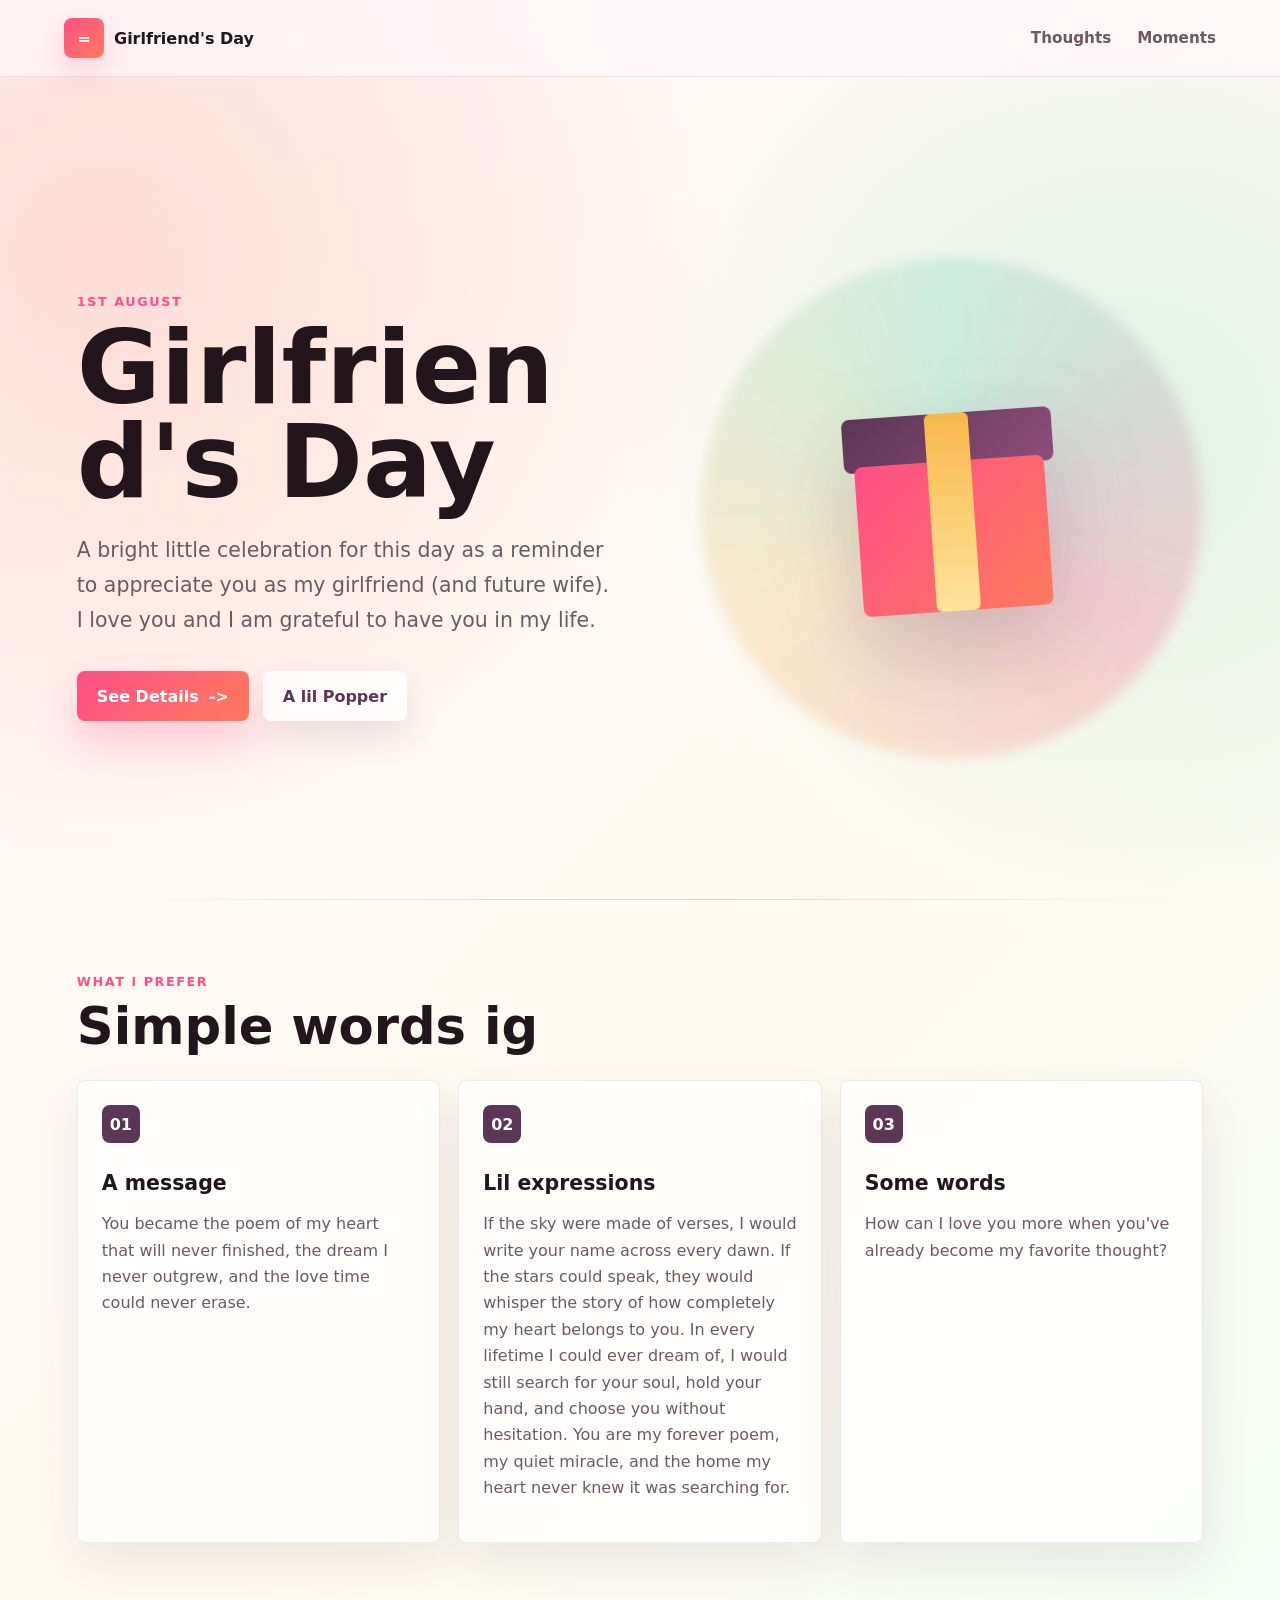
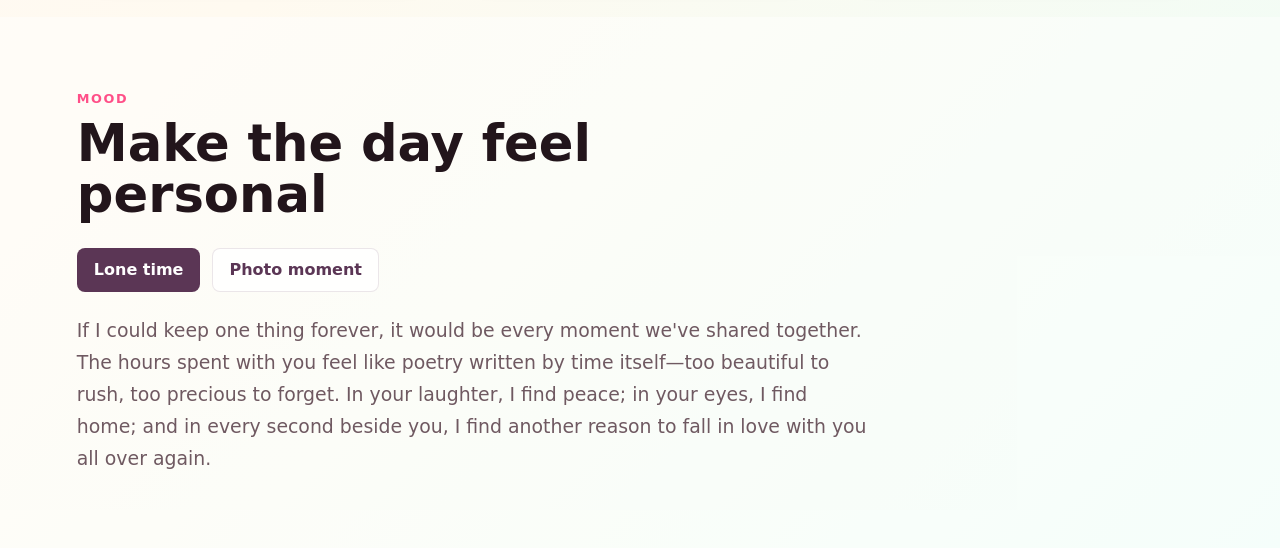
<file: index.html>
<!DOCTYPE html>
<html lang="en">
<head>
  <meta charset="UTF-8">
  <meta name="viewport" content="width=device-width">
  <title>1st August</title>
  <link rel="stylesheet" href="style.css">
</head>
<body>
  <div class="sparkle-layer" aria-hidden="true"></div>

  <header class="topbar">
    <a class="brand" href="index.html" aria-label="Girlfriend's Day home">
      <span class="brand-mark">=</span>
      <span>Girlfriend's Day</span>
    </a>
    <nav class="nav-links" aria-label="Main navigation">
      <a href="#ideas">Thoughts</a>
      <a href="#moments">Moments</a>
    </nav>
  </header>

  <main>
    <section class="hero">
      <div class="hero-copy reveal">
        <p class="eyebrow">1st AUGUST</p>
        <h1>Girlfriend's Day</h1>
        <p class="lead">
          A bright little celebration for this day as a reminder to appreciate you as my girlfriend (and future wife). I love you and I am grateful to have you in my life.
        </p>
        <div class="hero-actions">
          <button class="primary-button" id="openDetails" type="button">
            <span>See Details</span>
            <span class="button-icon" aria-hidden="true">-></span>
          </button>
          <button class="ghost-button" id="sendSparkles" type="button">A lil Popper</button>
        </div>
      </div>

      <div class="interactive-stage reveal" aria-label="Interactive celebration object">
        <button class="gift-box" id="giftBox" type="button" aria-label="Open a surprise note">
          <span class="gift-lid"></span>
          <span class="gift-ribbon"></span>
          <span class="gift-body"></span>
          <span class="gift-glow"></span>
        </button>
        <div class="note-card" id="noteCard">
          <span class="note-title">Tiny note</span>
          <p>Open the details page for the full words after reading this page.</p>
        </div>
      </div>
    </section>

    <section class="content-band" id="ideas">
      <div class="section-heading reveal">
        <p class="eyebrow">What I prefer</p>
        <h2>Simple words ig</h2>
      </div>
      <div class="idea-grid">
        <article class="idea-card reveal">
          <span class="card-number">01</span>
          <h3>A message</h3>
          <p>You became the poem of my heart that will never finished, the dream I never outgrew, and the love time could never erase.</p>
        </article>
        <article class="idea-card reveal">
          <span class="card-number">02</span>
          <h3>Lil expressions</h3>
          <p>If the sky were made of verses, I would write your name across every dawn. If the stars could speak, they would whisper the story of how completely my heart belongs to you. In every lifetime I could ever dream of, I would still search for your soul, hold your hand, and choose you without hesitation. You are my forever poem, my quiet miracle, and the home my heart never knew it was searching for.</p>
        </article>
        <article class="idea-card reveal">
          <span class="card-number">03</span>
          <h3>Some words</h3>
          <p>How can I love you more when you've already become my favorite thought?</p>
        </article>
      </div>
    </section>

    <section class="timeline-section" id="moments">
      <div class="section-heading reveal">
        <p class="eyebrow">Mood</p>
        <h2>Make the day feel personal</h2>
      </div>
      <div class="timeline">
        <button class="memory-chip active" type="button" data-memory="morning">Lone time</button>
        <button class="memory-chip" type="button" data-memory="evening">Photo moment</button>
      </div>
      <p class="memory-output reveal" id="memoryOutput">
        If I could keep one thing forever, it would be every moment we've shared together. The hours spent with you feel like poetry written by time itself—too beautiful to rush, too precious to forget. In your laughter, I find peace; in your eyes, I find home; and in every second beside you, I find another reason to fall in love with you all over again.
      </p>
    </section>
  </main>

  <script src="script.js"></script>
</body>
</html>
</file>
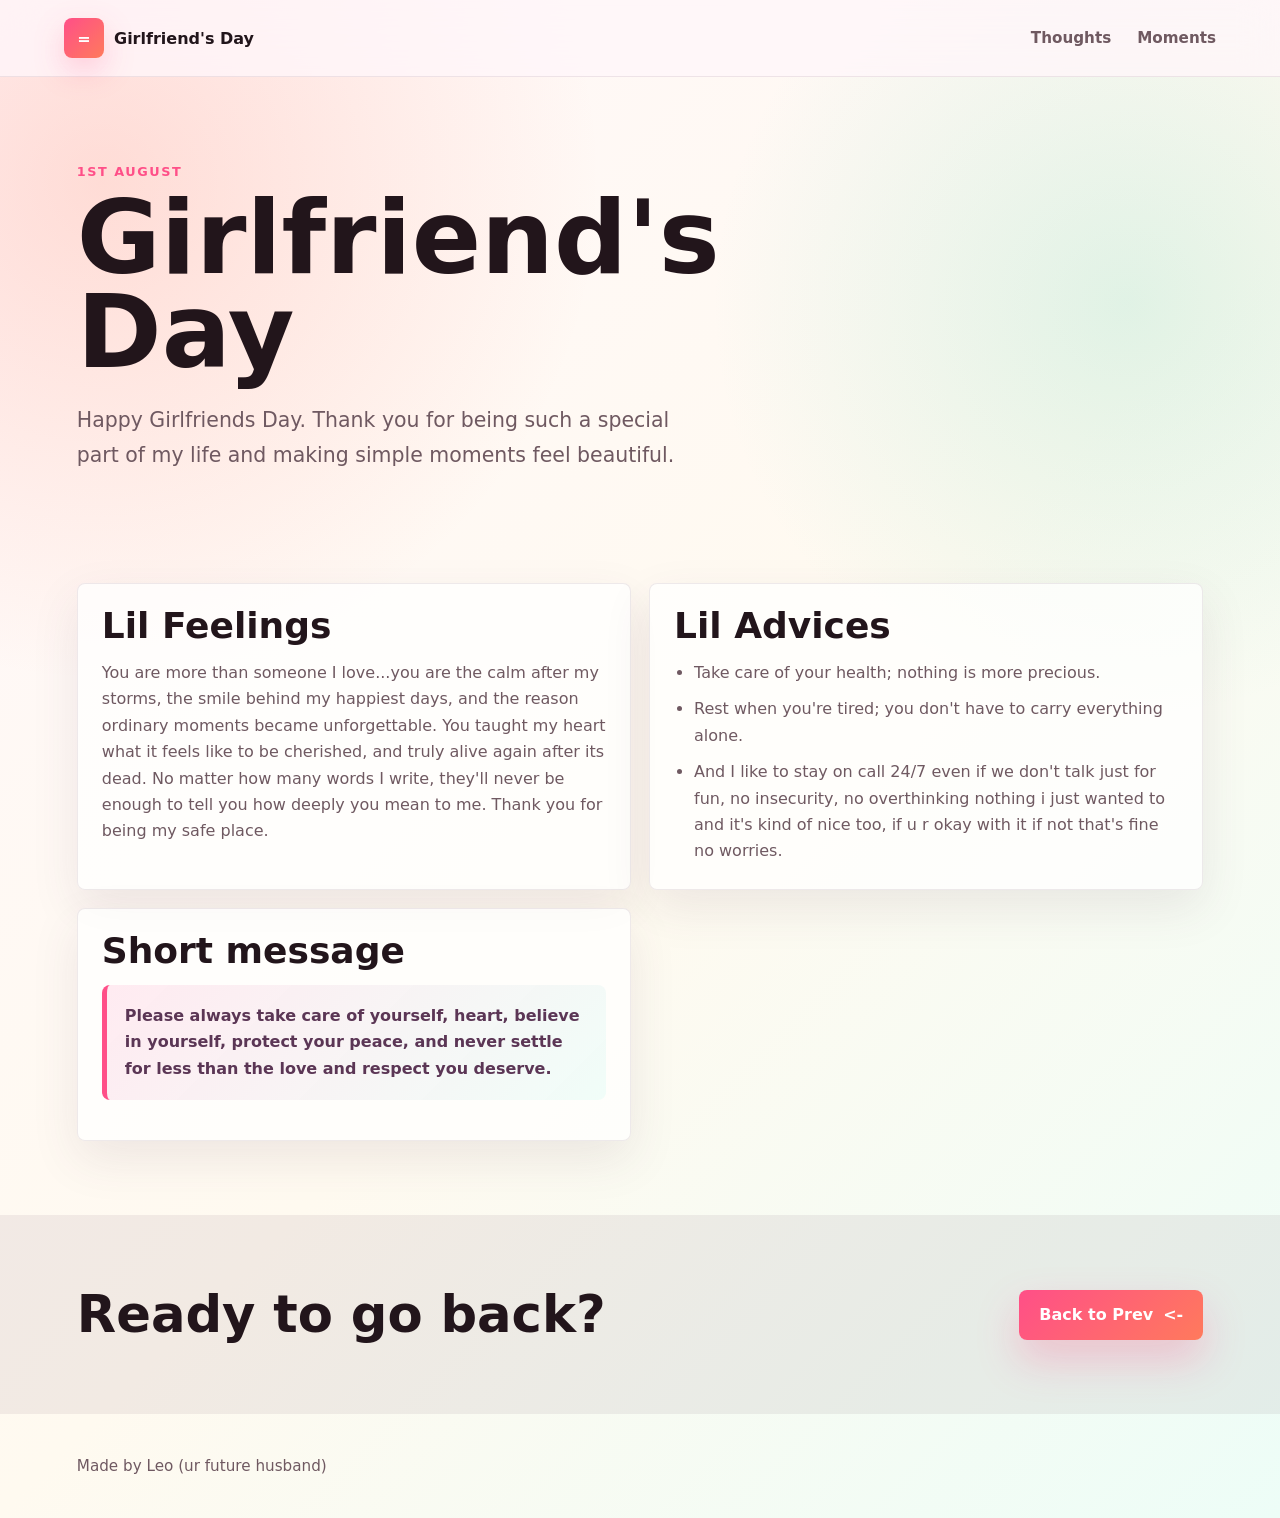
<file: details.html>
<!DOCTYPE html>
<html lang="en">
<head>
  <meta charset="UTF-8">
  <meta name="viewport" content="width=device-width">
  <title>1st August</title>
  <link rel="stylesheet" href="style.css">
</head>
<body class="details-page">
  <div class="sparkle-layer" aria-hidden="true"></div>

  <header class="topbar">
    <a class="brand" href="index.html" aria-label="Girlfriend's Day home">
      <span class="brand-mark">=</span>
      <span>Girlfriend's Day</span>
    </a>
    <nav class="nav-links" aria-label="Main navigation">
      <a href="index.html#ideas">Thoughts</a>
      <a href="index.html#moments">Moments</a>
    </nav>
  </header>

  <main>
    <section class="details-hero">
      <div class="details-panel reveal">
        <p class="eyebrow">1st AUGUST</p>
        <h1>Girlfriend's Day</h1>
        <p class="lead">
          Happy Girlfriends Day. Thank you for being such a special part of my life and making simple moments feel beautiful.
        </p>
      </div>
    </section>

    <section class="detail-layout">
      <article class="detail-block reveal">
        <h2>Lil Feelings</h2>
        <p>
          You are more than someone I love...you are the calm after my storms, the smile behind my happiest days, and the reason ordinary moments became unforgettable. You taught my heart what it feels like to be cherished, and truly alive again after its dead. No matter how many words I write, they'll never be enough to tell you how deeply you mean to me. Thank you for being my safe place.
        </p>
      </article>

      <article class="detail-block reveal">
        <h2>Lil Advices</h2>
        <ul class="detail-list">
          <li>Take care of your health; nothing is more precious.</li>
          <li>Rest when you're tired; you don't have to carry everything alone.</li>
          <li>And I like to stay on call 24/7 even if we don't talk just for fun, no insecurity, no overthinking nothing i just wanted to and it's kind of nice too, if u r okay with it if not that's fine no worries.</li>
        </ul>
      </article>

      <article class="detail-block reveal">
        <h2>Short message</h2>
        <p class="quote-box">
          Please always take care of yourself, heart, believe in yourself, protect your peace, and never settle for less than the love and respect you deserve.
        </p>
      </article>
    </section>

    <section class="closing-band reveal">
      <h2>Ready to go back?</h2>
      <button class="primary-button" id="backHome" type="button">
        <span>Back to Prev</span>
        <span class="button-icon" aria-hidden="true"><-</span>
      </button>
    </section>
  </main>

  <footer class="footer">
    <p>Made by Leo (ur future husband)</p>
  </footer>

  <script src="script.js"></script>
</body>
</html>
</file>
<file: style.css>
:root {
  --bg: #fff7fa;
  --bg-strong: #ffe5ed;
  --ink: #22151b;
  --muted: #6f5961;
  --rose: #ff4f88;
  --coral: #ff7a5c;
  --gold: #f7b84b;
  --mint: #74d7bd;
  --plum: #5b3655;
  --white: #ffffff;
  --shadow: 0 24px 70px rgba(91, 54, 85, 0.18);
  --radius: 8px;
}

* {
  box-sizing: border-box;
}

html {
  scroll-behavior: smooth;
}

body {
  min-height: 100vh;
  margin: 0;
  color: var(--ink);
  font-family: Inter, ui-sans-serif, system-ui, -apple-system, BlinkMacSystemFont, "Segoe UI", sans-serif;
  background:
    radial-gradient(circle at 8% 12%, rgba(255, 122, 92, 0.22), transparent 28%),
    radial-gradient(circle at 88% 20%, rgba(116, 215, 189, 0.22), transparent 25%),
    linear-gradient(135deg, #fff7fa 0%, #fffaf0 54%, #edfdf7 100%);
  overflow-x: hidden;
}

body.is-leaving {
  animation: pageOut 0.42s ease forwards;
}

a {
  color: inherit;
  text-decoration: none;
}

button {
  font: inherit;
}

.sparkle-layer {
  position: fixed;
  inset: 0;
  z-index: 0;
  pointer-events: none;
  overflow: hidden;
}

.sparkle {
  position: absolute;
  width: 8px;
  height: 8px;
  border-radius: 70%;
  background: var(--gold);
  box-shadow: 0 0 20px rgba(247, 184, 75, 0.8);
  animation: sparklePop 3s ease forwards;
}

.topbar {
  position: sticky;
  top: 0;
  z-index: 10;
  display: flex;
  align-items: center;
  justify-content: space-between;
  gap: 18px;
  padding: 18px clamp(18px, 5vw, 70px);
  background: rgba(255, 247, 250, 0.78);
  border-bottom: 1px solid rgba(91, 54, 85, 0.1);
  backdrop-filter: blur(18px);
}

.brand {
  display: inline-flex;
  align-items: center;
  gap: 10px;
  font-weight: 800;
}

.brand-mark {
  display: grid;
  width: 40px;
  height: 40px;
  place-items: center;
  color: var(--white);
  background: linear-gradient(135deg, var(--rose), var(--coral));
  border-radius: var(--radius);
  box-shadow: 0 12px 30px rgba(255, 79, 136, 0.25);
}

.nav-links {
  display: flex;
  align-items: center;
  gap: clamp(10px, 3vw, 26px);
  color: var(--muted);
  font-size: 0.95rem;
  font-weight: 700;
}

.nav-links a {
  position: relative;
}

.nav-links a::after {
  position: absolute;
  right: 0;
  bottom: -7px;
  left: 0;
  height: 2px;
  content: "";
  background: var(--rose);
  transform: scaleX(0);
  transform-origin: center;
  transition: transform 0.25s ease;
}

.nav-links a:hover::after {
  transform: scaleX(1);
}

.hero {
  position: relative;
  z-index: 1;
  display: grid;
  min-height: calc(100vh - 77px);
  grid-template-columns: minmax(0, 1.03fr) minmax(300px, 0.97fr);
  align-items: center;
  gap: clamp(32px, 7vw, 90px);
  padding: clamp(48px, 8vw, 92px) clamp(18px, 6vw, 86px) 54px;
}

.hero::after {
  position: absolute;
  right: clamp(18px, 7vw, 92px);
  bottom: 0;
  left: clamp(18px, 7vw, 92px);
  height: 1px;
  content: "";
  background: linear-gradient(90deg, transparent, rgba(91, 54, 85, 0.22), transparent);
}

.eyebrow {
  margin: 0 0 12px;
  color: var(--rose);
  font-size: 0.8rem;
  font-weight: 900;
  letter-spacing: 0.12em;
  text-transform: uppercase;
}

h1,
h2,
h3,
p {
  overflow-wrap: anywhere;
}

h1,
h2,
h3 {
  margin: 0;
  letter-spacing: 0;
}

h1 {
  max-width: 720px;
  font-size: clamp(3.2rem, 8vw, 7.6rem);
  line-height: 0.92;
}

h2 {
  font-size: clamp(2rem, 4vw, 3.6rem);
  line-height: 1;
}

h3 {
  font-size: 1.28rem;
}

.lead {
  max-width: 620px;
  margin: 24px 0 0;
  color: var(--muted);
  font-size: clamp(1.05rem, 2vw, 1.28rem);
  line-height: 1.7;
}

.hero-actions {
  display: flex;
  flex-wrap: wrap;
  gap: 14px;
  margin-top: 34px;
}

.primary-button,
.ghost-button {
  position: relative;
  display: inline-flex;
  min-height: 50px;
  align-items: center;
  justify-content: center;
  gap: 10px;
  padding: 13px 20px;
  border: 0;
  border-radius: var(--radius);
  cursor: pointer;
  font-weight: 900;
  transition: transform 0.22s ease, box-shadow 0.22s ease, background 0.22s ease;
}

.primary-button {
  color: var(--white);
  background: linear-gradient(135deg, var(--rose), var(--coral));
  box-shadow: 0 20px 42px rgba(255, 79, 136, 0.28);
}

.ghost-button {
  color: var(--plum);
  background: rgba(255, 255, 255, 0.74);
  box-shadow: 0 14px 34px rgba(91, 54, 85, 0.12);
}

.primary-button:hover,
.ghost-button:hover {
  transform: translateY(-3px);
}

.button-icon {
  font-weight: 900;
}

.interactive-stage {
  position: relative;
  display: grid;
  min-height: 520px;
  place-items: center;
}

.interactive-stage::before {
  position: absolute;
  width: min(86vw, 500px);
  aspect-ratio: 1;
  content: "";
  background:
    conic-gradient(from 120deg, rgba(255, 79, 136, 0.24), rgba(247, 184, 75, 0.22), rgba(116, 215, 189, 0.28), rgba(255, 79, 136, 0.24));
  border-radius: 50%;
  filter: blur(6px);
  animation: slowSpin 14s linear infinite;
}

.gift-box {
  position: relative;
  z-index: 2;
  width: min(58vw, 250px);
  height: min(58vw, 250px);
  border: 0;
  background: transparent;
  cursor: pointer;
  filter: drop-shadow(0 36px 44px rgba(91, 54, 85, 0.24));
  transform: rotate(-4deg);
  transition: transform 0.35s ease;
}

.gift-box:hover {
  transform: rotate(1deg) translateY(-8px) scale(1.03);
}

.gift-box.open {
  animation: giftBounce 0.55s ease;
}

.gift-lid,
.gift-body,
.gift-ribbon,
.gift-glow {
  position: absolute;
  left: 50%;
  transform: translateX(-50%);
}

.gift-lid {
  top: 30px;
  width: 210px;
  height: 54px;
  background: linear-gradient(135deg, var(--plum), #8f4d79);
  border-radius: var(--radius);
  transition: transform 0.45s cubic-bezier(0.2, 1.3, 0.35, 1);
}

.gift-body {
  top: 78px;
  width: 190px;
  height: 150px;
  background: linear-gradient(135deg, var(--rose), var(--coral));
  border-radius: var(--radius);
}

.gift-ribbon {
  top: 30px;
  z-index: 2;
  width: 44px;
  height: 198px;
  background: linear-gradient(180deg, var(--gold), #ffe39a);
  border-radius: 6px;
}

.gift-glow {
  top: 12px;
  width: 170px;
  height: 170px;
  border-radius: 50%;
  background: rgba(255, 255, 255, 0.35);
  opacity: 0;
  filter: blur(22px);
  transition: opacity 0.35s ease;
}

.gift-box.open .gift-lid {
  transform: translate(-45%, -42px) rotate(-12deg);
}

.gift-box.open .gift-glow {
  opacity: 1;
}

.note-card {
  position: absolute;
  z-index: 1;
  width: min(72vw, 260px);
  padding: 20px;
  color: var(--plum);
  background: rgba(255, 255, 255, 0.86);
  border: 1px solid rgba(91, 54, 85, 0.12);
  border-radius: var(--radius);
  box-shadow: var(--shadow);
  opacity: 0;
  transform: translateY(52px) scale(0.94);
  transition: opacity 0.35s ease, transform 0.35s ease;
}

.note-card.visible {
  opacity: 1;
  transform: translateY(-176px) scale(1);
  rotate: -5deg;
}

.note-title {
  display: block;
  margin-bottom: 8px;
  font-weight: 900;
}

.note-card p {
  margin: 0;
  color: var(--muted);
  line-height: 1.5;
}

.content-band,
.timeline-section,
.detail-layout,
.closing-band {
  position: relative;
  z-index: 1;
  padding: 74px clamp(18px, 6vw, 86px);
}

.section-heading {
  max-width: 740px;
  margin-bottom: 28px;
}

.idea-grid {
  display: grid;
  grid-template-columns: repeat(3, minmax(0, 1fr));
  gap: 18px;
}

.idea-card,
.detail-block {
  padding: 24px;
  background: rgba(255, 255, 255, 0.72);
  border: 1px solid rgba(91, 54, 85, 0.1);
  border-radius: var(--radius);
  box-shadow: 0 18px 48px rgba(91, 54, 85, 0.1);
  transition: transform 0.25s ease, box-shadow 0.25s ease;
}

.idea-card:hover,
.detail-block:hover {
  transform: translateY(-6px);
  box-shadow: var(--shadow);
}

.card-number {
  display: inline-flex;
  width: 38px;
  height: 38px;
  align-items: center;
  justify-content: center;
  margin-bottom: 28px;
  color: var(--white);
  background: var(--plum);
  border-radius: var(--radius);
  font-weight: 900;
}

.idea-card p,
.detail-block p,
.detail-list {
  color: var(--muted);
  line-height: 1.65;
}

.timeline-section {
  background: rgba(255, 255, 255, 0.44);
}

.timeline {
  display: flex;
  flex-wrap: wrap;
  gap: 12px;
  margin-bottom: 22px;
}

.memory-chip {
  min-height: 44px;
  padding: 10px 16px;
  color: var(--plum);
  background: rgba(255, 255, 255, 0.78);
  border: 1px solid rgba(91, 54, 85, 0.12);
  border-radius: var(--radius);
  cursor: pointer;
  font-weight: 900;
  transition: transform 0.2s ease, background 0.2s ease, color 0.2s ease;
}

.memory-chip:hover {
  transform: translateY(-2px);
}

.memory-chip.active {
  color: var(--white);
  background: var(--plum);
}

.memory-output {
  max-width: 790px;
  min-height: 74px;
  margin: 0;
  color: var(--muted);
  font-size: 1.18rem;
  line-height: 1.7;
}

.details-hero {
  position: relative;
  z-index: 1;
  display: grid;
  min-height: 48vh;
  align-items: end;
  padding: 78px clamp(18px, 6vw, 86px) 36px;
}

.details-panel {
  max-width: 900px;
}

.detail-layout {
  display: grid;
  grid-template-columns: repeat(2, minmax(0, 1fr));
  gap: 18px;
}

.detail-block h2 {
  margin-bottom: 16px;
  font-size: clamp(1.45rem, 3vw, 2.25rem);
}

.detail-list {
  margin: 0;
  padding-left: 20px;
}

.detail-list li + li {
  margin-top: 10px;
}

.quote-box {
  padding: 18px;
  color: var(--plum) !important;
  background: linear-gradient(135deg, rgba(255, 229, 237, 0.78), rgba(237, 253, 247, 0.8));
  border-left: 5px solid var(--rose);
  border-radius: var(--radius);
  font-weight: 800;
}

.closing-band {
  display: flex;
  align-items: center;
  justify-content: space-between;
  gap: 20px;
  background: rgba(91, 54, 85, 0.08);
}

.footer {
  position: relative;
  z-index: 1;
  padding: 28px clamp(18px, 6vw, 86px);
  color: var(--muted);
  font-size: 0.95rem;
}

.reveal {
  opacity: 0;
  transform: translateY(22px);
  transition: opacity 0.65s ease, transform 0.65s ease;
}

.reveal.in-view {
  opacity: 1;
  transform: translateY(0);
}

@keyframes pageOut {
  to {
    opacity: 0;
    transform: translateY(12px);
  }
}

@keyframes sparklePop {
  0% {
    opacity: 0;
    transform: translateY(0) scale(0.4);
  }
  20% {
    opacity: 1;
  }
  100% {
    opacity: 0;
    transform: translateY(-90px) scale(1.1);
  }
}

@keyframes slowSpin {
  to {
    transform: rotate(1turn);
  }
}

@keyframes giftBounce {
  0%,
  100% {
    transform: rotate(1deg) translateY(-8px) scale(1.03);
  }
  50% {
    transform: rotate(0) translateY(-18px) scale(1.07);
  }
}

@media (max-width: 860px) {
  .hero {
    min-height: auto;
    grid-template-columns: 1fr;
    padding-top: 44px;
  }

  .interactive-stage {
    min-height: 430px;
  }

  .idea-grid,
  .detail-layout {
    grid-template-columns: 1fr;
  }

  .closing-band {
    align-items: flex-start;
    flex-direction: column;
  }
}

@media (max-width: 620px) {
  .topbar {
    align-items: flex-start;
    flex-direction: column;
    padding: 14px 18px;
  }

  .nav-links {
    width: 100%;
    justify-content: space-between;
  }

  h1 {
    font-size: clamp(2.85rem, 18vw, 4.6rem);
  }

  .hero-actions,
  .primary-button,
  .ghost-button {
    width: 100%;
  }

  .gift-lid {
    width: 178px;
  }

  .gift-body {
    width: 164px;
    height: 134px;
  }

  .gift-ribbon {
    height: 176px;
  }
}

@media (prefers-reduced-motion: reduce) {
  *,
  *::before,
  *::after {
    scroll-behavior: auto !important;
    animation-duration: 0.001ms !important;
    animation-iteration-count: 1 !important;
    transition-duration: 0.001ms !important;
  }
}
</file>
